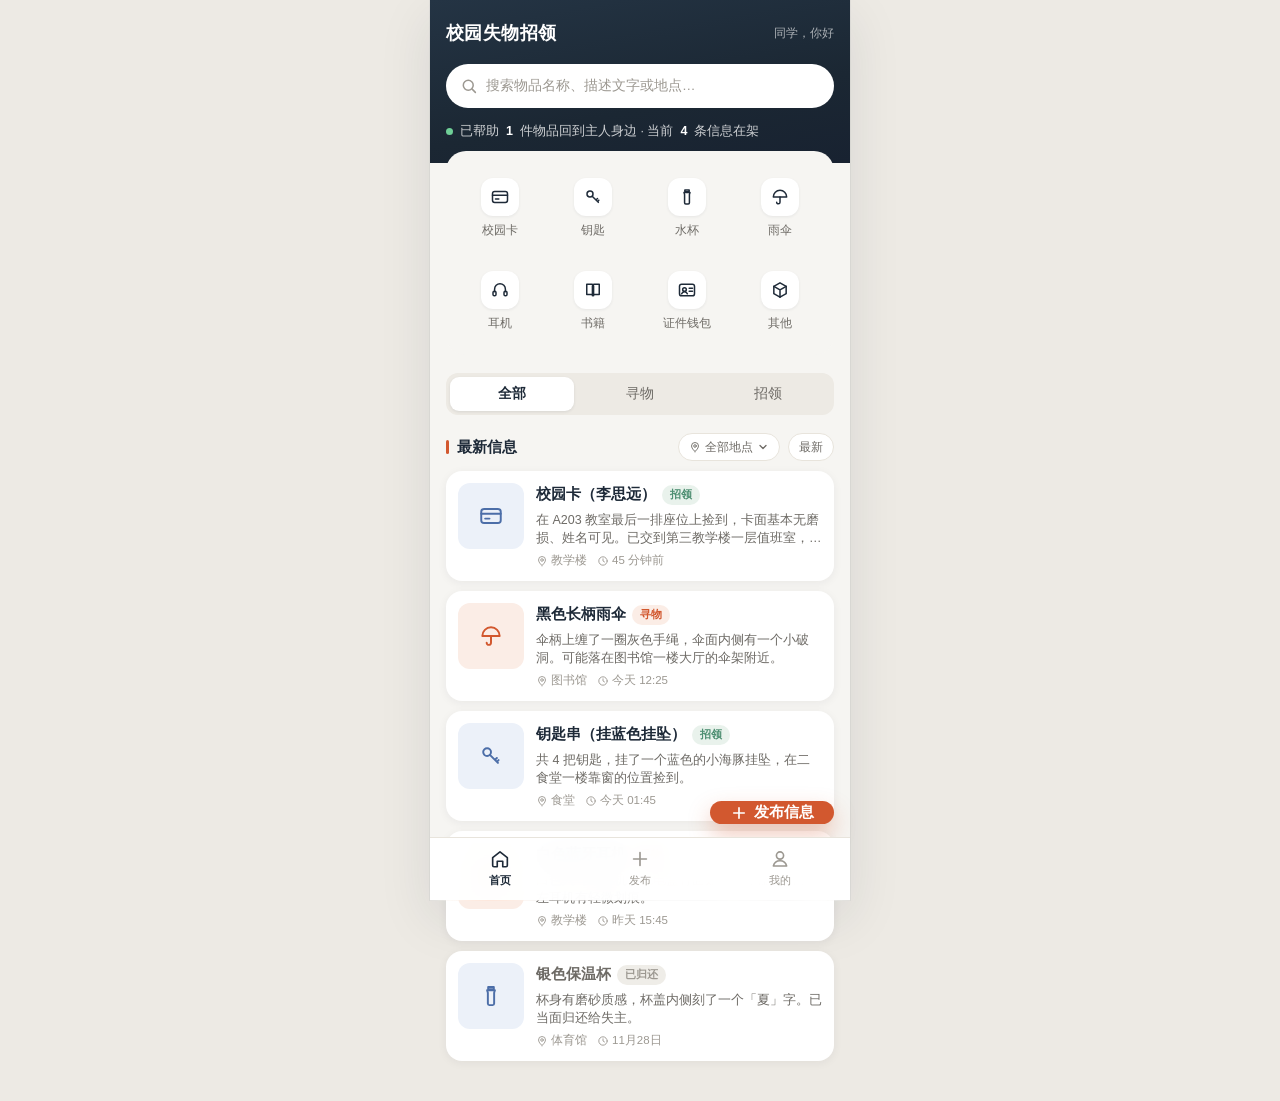
<file: index.html>
<!doctype html>
<html lang="zh-CN">
<head>
<meta charset="utf-8">
<meta name="viewport" content="width=device-width,initial-scale=1">
<title>校园失物招领</title>
<link rel="stylesheet" href="css/base.css">
<link rel="stylesheet" href="css/pages.css">
</head>
<body>
<div class="app">
  <div id="topbar"></div>

  <main class="page">
    <!-- 顶部搜索区 -->
    <section class="hero">
      <div class="hero-top">
        <h1>校园失物招领</h1>
        <span class="who">同学，你好</span>
      </div>
      <div class="hero-search" id="goSearch" role="button" tabindex="0">
        <svg viewBox="0 0 24 24" fill="none" stroke="currentColor" stroke-width="2" stroke-linecap="round">
          <circle cx="11" cy="11" r="6.6"/><path d="M16.2 16.2L20.5 20.5"/>
        </svg>
        <span>搜索物品名称、描述文字或地点…</span>
      </div>
      <div class="hero-stat" id="heroStat"></div>
    </section>

    <!-- 分类快捷入口 -->
    <div class="cat-grid" id="catGrid"></div>

    <!-- 类型切换 -->
    <div class="section">
      <div class="segment" id="typeSeg">
        <button type="button" data-type="all" class="on">全部</button>
        <button type="button" data-type="lost">寻物</button>
        <button type="button" data-type="found">招领</button>
      </div>
    </div>

    <!-- 信息流 -->
    <div class="section">
      <div class="section-head">
        <h2>最新信息</h2>
        <div class="right">
          <button class="pill" type="button" id="placeBtn"></button>
          <button class="pill" type="button" id="sortBtn"></button>
        </div>
      </div>
      <div class="item-list" id="list"></div>
    </div>

    <div class="section" id="emptyBox" hidden></div>
  </main>

  <a class="fab" href="publish.html" id="fab">
    <svg viewBox="0 0 24 24" fill="none" stroke="currentColor" stroke-width="2.2" stroke-linecap="round"><path d="M12 5v14M5 12h14"/></svg>
    发布信息
  </a>

  <div id="tabbar"></div>
</div>

<script src="js/core.js"></script>
<script src="js/repo.js"></script>
<script src="js/ui.js"></script>
<script>
(function () {
  'use strict';
  var LF = window.LF, UI = LF.UI, C = LF.CONFIG;

  UI.mountShell({ tab: 'home' });

  var repo = LF.createRepo({
    storage: LF.browserStorage(),
    key: C.ITEM_KEY,
    seed: LF.createSeedItems()
  });
  repo.load();

  var state = { type: 'all', place: 'all', sort: 'new' };

  /* ---------- 顶部数据反馈 ---------- */
  function renderStat() {
    var s = repo.stats();
    document.getElementById('heroStat').innerHTML =
      '<span class="dot"></span>已帮助 <b>' + s.done + '</b> 件物品回到主人身边' +
      ' · 当前 <b>' + s.active + '</b> 条信息在架';
  }

  /* ---------- 分类快捷入口 ---------- */
  function renderCats() {
    document.getElementById('catGrid').innerHTML = C.CATEGORIES.map(function (c) {
      return '<div class="cat" data-cat="' + c.key + '" tabindex="0">' +
        '<div class="ic">' + UI.categoryIcon(c.key, 20) + '</div>' +
        '<span class="lb">' + c.label + '</span></div>';
    }).join('');
  }

  /* ---------- 信息流 ---------- */
  function currentList() {
    return repo.search({ keyword: '', type: state.type, place: state.place, status: 'all', sort: state.sort });
  }

  function renderList() {
    var list = currentList();
    var box = document.getElementById('list');
    var empty = document.getElementById('emptyBox');

    if (!list.length) {
      box.innerHTML = '';
      empty.hidden = false;
      empty.innerHTML =
        '<div class="empty">' +
          '<div class="ic">' + UI.icon('search', 30) + '</div>' +
          '<h3>这个条件下还没有信息</h3>' +
          '<p>换个类型或地点看看，<br>也可以自己发一条，让同学帮你留意。</p>' +
          '<div style="margin-top:18px"><a class="btn btn-orange" href="publish.html">去发布</a></div>' +
        '</div>';
      return;
    }
    empty.hidden = true;
    box.innerHTML = list.map(function (it) { return UI.itemCard(it); }).join('');
  }

  /* ---------- 交互 ---------- */
  document.getElementById('typeSeg').addEventListener('click', function (e) {
    var btn = e.target.closest('button');
    if (!btn) return;
    state.type = btn.dataset.type;
    [].forEach.call(this.querySelectorAll('button'), function (b) {
      b.classList.toggle('on', b === btn);
    });
    renderList();
  });

  document.getElementById('catGrid').addEventListener('click', function (e) {
    var cat = e.target.closest('.cat');
    if (cat) location.href = 'search.html?category=' + cat.dataset.cat;
  });

  document.getElementById('placeBtn').addEventListener('click', function () {
    var html = '<h3>选择地点</h3><div class="chip-row">' +
      ['all'].concat(C.PLACES).map(function (p) {
        var label = p === 'all' ? '全部地点' : p;
        return '<button class="chip' + (state.place === p ? ' on' : '') + '" type="button" data-place="' + p + '">' + label + '</button>';
      }).join('') + '</div>';
    var mask = UI.openSheet(html);
    mask.addEventListener('click', function (e) {
      var chip = e.target.closest('[data-place]');
      if (!chip) return;
      state.place = chip.dataset.place;
      UI.closeSheet();
      renderPills();
      renderList();
    });
  });

  document.getElementById('sortBtn').addEventListener('click', function () {
    state.sort = state.sort === 'new' ? 'old' : 'new';
    renderPills();
    renderList();
  });

  function renderPills() {
    var p = state.place === 'all' ? '全部地点' : state.place;
    document.getElementById('placeBtn').innerHTML =
      UI.icon('location', 12) + p +
      '<svg viewBox="0 0 24 24" width="12" height="12" fill="none" stroke="currentColor" stroke-width="2.6" stroke-linecap="round" stroke-linejoin="round"><path d="M6 9l6 6 6-6"/></svg>';
    document.getElementById('sortBtn').innerHTML = (state.sort === 'new' ? '最新' : '最早');
  }

  var go = document.getElementById('goSearch');
  go.addEventListener('click', function () { location.href = 'search.html'; });
  go.addEventListener('keydown', function (e) { if (e.key === 'Enter') location.href = 'search.html'; });

  /* 点击信息卡片 → 打开详情页 */
  UI.bindItemList(document.getElementById('list'));

  /* ---------- 初始化 ---------- */
  renderStat();
  renderCats();
  renderPills();
  renderList();
})();
</script>
</body>
</html>
</file>
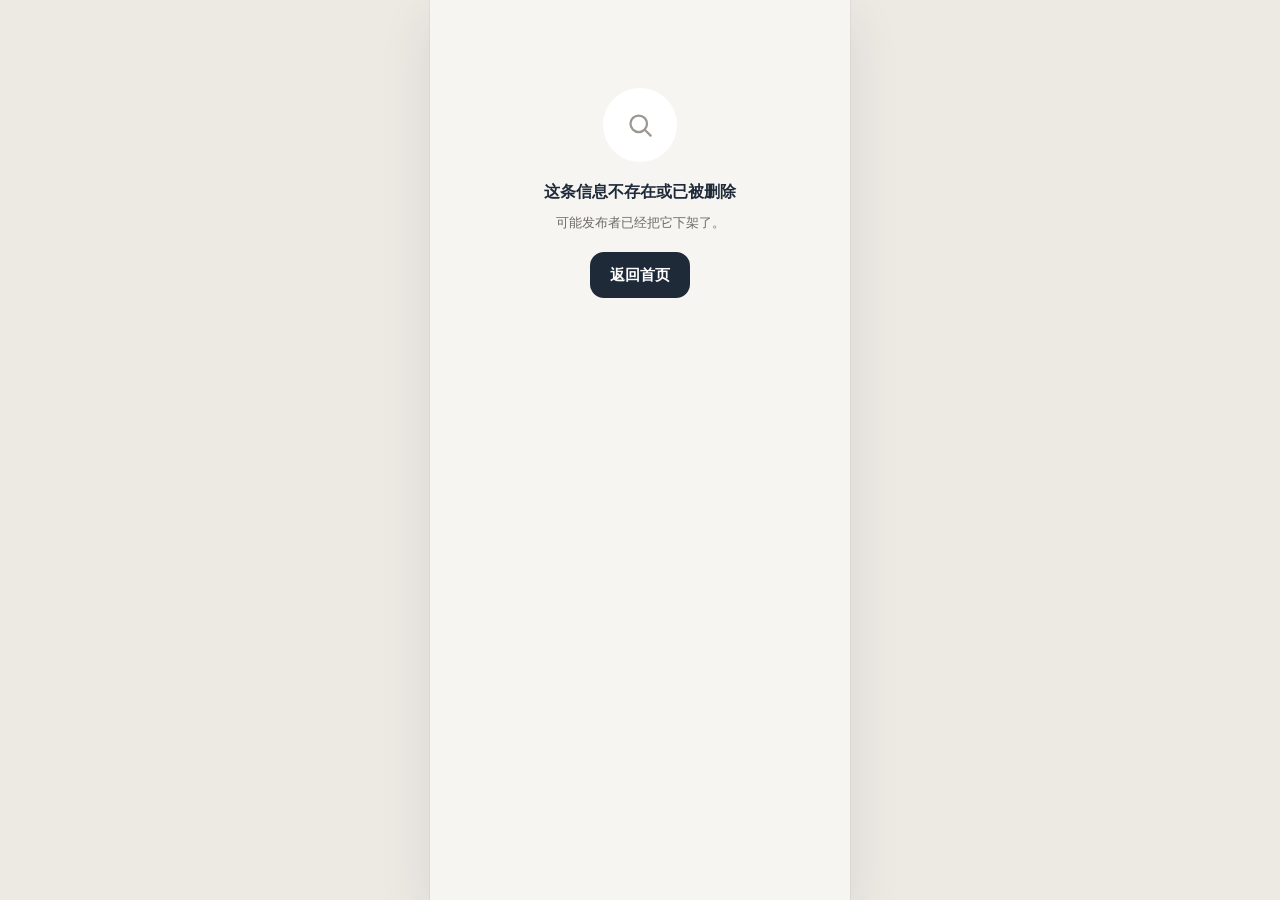
<file: detail.html>
<!doctype html>
<html lang="zh-CN">
<head>
<meta charset="utf-8">
<meta name="viewport" content="width=device-width,initial-scale=1">
<title>信息详情 · 校园失物招领</title>
<link rel="stylesheet" href="css/base.css">
<link rel="stylesheet" href="css/pages.css">
</head>
<body>
<div class="app">
  <div id="topbar"></div>
  <main class="page" id="page"></main>
  <div class="actionbar" id="actionbar"></div>
  <div id="tabbar"></div>
</div>

<script src="js/core.js"></script>
<script src="js/repo.js"></script>
<script src="js/ui.js"></script>
<script>
(function () {
  'use strict';
  var LF = window.LF, UI = LF.UI, C = LF.CONFIG;

  UI.mountShell({});

  var repo = LF.createRepo({ storage: LF.browserStorage(), key: C.ITEM_KEY, seed: LF.createSeedItems() });
  repo.load();

  var id = UI.param('id');
  var item = id ? repo.find(id) : null;

  /* ---------- 找不到信息 ---------- */
  if (!item) {
    document.getElementById('page').innerHTML =
      '<div class="empty" style="padding-top:88px">' +
        '<div class="ic">' + UI.icon('search', 30) + '</div>' +
        '<h3>这条信息不存在或已被删除</h3>' +
        '<p>可能发布者已经把它下架了。</p>' +
        '<div style="margin-top:18px"><a class="btn" href="index.html">返回首页</a></div>' +
      '</div>';
    document.getElementById('actionbar').className = '';
    return;
  }

  var isMine = item.ownerId === (localStorage.getItem(C.USER_KEY) || 'local-user');
  var done = item.status === 'done';
  var type = LF.typeInfo(item.type);

  /* ---------- 顶栏 ---------- */
  UI.mountShell({
    title: '',
    actions: ''
  });

  /* ---------- 内容 ---------- */
  var photo = item.photos && item.photos[0]
    ? '<img src="' + item.photos[0] + '" alt="物品照片">'
    : UI.categoryIcon(item.category, 64);

  var tags =
    '<span class="tag ' + (item.type === 'lost' ? 'tag-lost' : 'tag-found') + '">' + type.label + '</span>' +
    (done
      ? '<span class="tag tag-done">' + LF.doneLabel(item.type) + '</span>'
      : '<span class="tag tag-line">未完成</span>');

  document.getElementById('page').innerHTML =
    '<div class="detail-photo">' + photo +
      '<button class="back" type="button" id="backBtn" aria-label="返回" ' +
        'style="position:absolute;left:12px;top:12px;width:34px;height:34px;border-radius:50%;border:0;' +
        'background:rgba(255,255,255,.9);display:flex;align-items:center;justify-content:center;cursor:pointer;color:var(--ink)">' +
        '<svg viewBox="0 0 24 24" width="20" height="20" fill="none" stroke="currentColor" stroke-width="2.2" stroke-linecap="round" stroke-linejoin="round"><path d="M15 4.5L7.5 12l7.5 7.5"/></svg>' +
      '</button>' +
      '<div class="detail-tags">' + tags + '</div>' +
    '</div>' +

    '<div class="detail-body">' +
      '<div class="detail-card">' +
        '<h1>' + UI.escapeHtml(item.title) + '</h1>' +
        '<div class="detail-rows">' +
          '<div class="row"><span class="k">物品类别</span><span class="v">' + LF.categoryLabel(item.category) + '</span></div>' +
          '<div class="row"><span class="k">' + type.verb + '地点</span><span class="v">' + UI.escapeHtml(item.place) + '</span></div>' +
          '<div class="row"><span class="k">' + type.verb + '日期</span><span class="v">' + UI.escapeHtml(item.date) + '</span></div>' +
          '<div class="row"><span class="k">发布时间</span><span class="v">' + LF.formatDate(item.createdAt) + '　（' + LF.timeAgo(item.createdAt) + '）</span></div>' +
          '<div class="row"><span class="k">剩余展示</span><span class="v">' + LF.daysLeft(item) + ' 天后自动下架</span></div>' +
        '</div>' +
      '</div>' +

      '<div class="detail-desc">' +
        '<h2>' + (item.type === 'lost' ? '丢失说明' : '详细说明') + '</h2>' +
        '<p>' + (UI.escapeHtml(item.desc) || '发布者没有留下更多说明。') + '</p>' +
      '</div>' +

      '<div class="notice">' +
        '<svg viewBox="0 0 24 24" fill="none" stroke="currentColor" stroke-width="1.8" stroke-linecap="round"><circle cx="12" cy="12" r="9"/><path d="M12 7.6v5.2"/><circle cx="12" cy="16.4" r=".7" fill="currentColor" stroke="none"/></svg>' +
        '<span>请先核对物品特征再联系，谨防冒领；校园卡、证件等物品建议在教学楼值班室等公共场所当面交接。</span>' +
      '</div>' +

      '<div style="height:16px"></div>' +
    '</div>';

  document.getElementById('backBtn').addEventListener('click', function () {
    if (history.length > 1) history.back();
    else location.href = 'index.html';
  });

  /* ---------- 底部操作栏 ---------- */
  var bar = document.getElementById('actionbar');

  function renderBar() {
    if (isMine) {
      bar.innerHTML =
        (done
          ? '<button class="btn btn-ghost" type="button" id="reopenBtn">恢复为进行中</button>'
          : '<button class="btn btn-green" type="button" id="doneBtn">标记为' + LF.doneLabel(item.type) + '</button>') +
        '<button class="btn btn-ghost" type="button" id="delBtn" style="flex:0 0 92px">删除</button>';
    } else {
      bar.innerHTML = '<button class="btn" type="button" id="contactBtn" style="flex:1">查看联系方式</button>';
    }
    bindBar();
  }

  function refresh() {
    item = repo.find(id);
    done = item.status === 'done';
    var tagBox = document.querySelector('.detail-tags');
    tagBox.innerHTML =
      '<span class="tag ' + (item.type === 'lost' ? 'tag-lost' : 'tag-found') + '">' + type.label + '</span>' +
      (done ? '<span class="tag tag-done">' + LF.doneLabel(item.type) + '</span>'
            : '<span class="tag tag-line">未完成</span>');
    renderBar();
  }

  function bindBar() {
    var contactBtn = document.getElementById('contactBtn');
    if (contactBtn) contactBtn.addEventListener('click', openContact);

    var doneBtn = document.getElementById('doneBtn');
    if (doneBtn) doneBtn.addEventListener('click', function () {
      repo.setStatus(id, 'done');
      refresh();
      UI.toast('已标记为' + LF.doneLabel(item.type) + '，其他同学不会再看到「未完成」标签');
    });

    var reopenBtn = document.getElementById('reopenBtn');
    if (reopenBtn) reopenBtn.addEventListener('click', function () {
      repo.setStatus(id, 'active');
      refresh();
      UI.toast('已恢复为进行中');
    });

    var delBtn = document.getElementById('delBtn');
    if (delBtn) delBtn.addEventListener('click', function () {
      var mask = UI.openSheet(
        '<h3>确认删除这条信息？</h3>' +
        '<p style="font-size:13px;color:var(--ink-2);line-height:1.7">删除后无法恢复，其他同学也搜不到它了。</p>' +
        '<div class="foot">' +
          '<button class="btn btn-ghost" type="button" data-close>再想想</button>' +
          '<button class="btn btn-orange" type="button" data-confirm>删除</button>' +
        '</div>');
      mask.addEventListener('click', function (e) {
        if (e.target.closest('[data-close]')) UI.closeSheet();
        if (e.target.closest('[data-confirm]')) {
          repo.remove(id);
          UI.closeSheet();
          location.href = 'mine.html';
        }
      });
    });
  }

  function openContact() {
    var mask = UI.openSheet(
      '<h3>联系发布者</h3>' +
      '<div class="contact">联系方式：<b id="contactText">' + UI.escapeHtml(item.contact) + '</b></div>' +
      '<div class="rows">' +
        '<span>· 请先核对物品特征（颜色、划痕、附件等）再联系</span>' +
        '<span>· 建议在教学楼值班室、图书馆前台等公共场所当面交接</span>' +
        '<span>· 交接完成后，记得让发布者把信息标记为' + LF.doneLabel(item.type) + '</span>' +
      '</div>' +
      '<div class="foot">' +
        '<button class="btn btn-ghost" type="button" data-close>关闭</button>' +
        '<button class="btn" type="button" data-copy>一键复制</button>' +
      '</div>');
    mask.addEventListener('click', function (e) {
      if (e.target.closest('[data-close]')) UI.closeSheet();
      if (e.target.closest('[data-copy]')) {
        UI.copyText(item.contact).then(function () {
          UI.toast('联系方式已复制');
        }).catch(function () {
          UI.toast('复制失败，请长按手动复制');
        });
      }
    });
  }

  renderBar();
})();
</script>
</body>
</html>
</file>
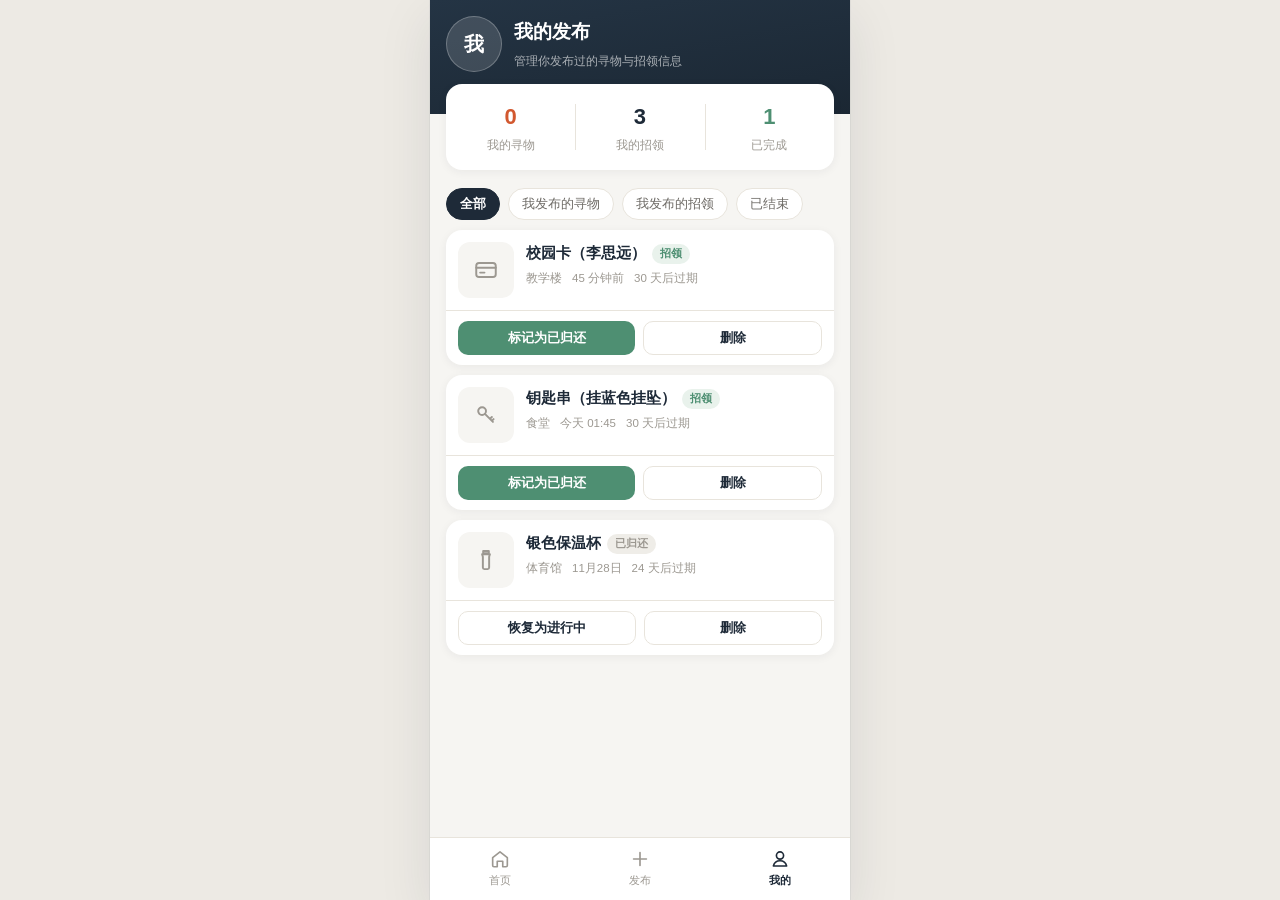
<file: mine.html>
<!doctype html>
<html lang="zh-CN">
<head>
<meta charset="utf-8">
<meta name="viewport" content="width=device-width,initial-scale=1">
<title>我的发布 · 校园失物招领</title>
<link rel="stylesheet" href="css/base.css">
<link rel="stylesheet" href="css/pages.css">
</head>
<body>
<div class="app">
  <div id="topbar"></div>

  <main class="page">
    <section class="mine-head">
      <div class="row1">
        <div class="avatar">我</div>
        <div>
          <h1>我的发布</h1>
          <div class="sub">管理你发布过的寻物与招领信息</div>
        </div>
      </div>
    </section>

    <div class="stat-card" id="statCard"></div>

    <div class="mine-tabs" id="mineTabs">
      <button class="chip on" type="button" data-type="all">全部</button>
      <button class="chip" type="button" data-type="lost">我发布的寻物</button>
      <button class="chip" type="button" data-type="found">我发布的招领</button>
      <button class="chip" type="button" data-type="done">已结束</button>
    </div>

    <div class="mine-list" id="list"></div>
    <div id="emptyBox" hidden class="section"></div>
  </main>

  <div id="tabbar"></div>
</div>

<script src="js/core.js"></script>
<script src="js/repo.js"></script>
<script src="js/ui.js"></script>
<script>
(function () {
  'use strict';
  var LF = window.LF, UI = LF.UI, C = LF.CONFIG;

  UI.mountShell({ tab: 'mine' });

  var repo = LF.createRepo({ storage: LF.browserStorage(), key: C.ITEM_KEY, seed: LF.createSeedItems() });
  repo.load();

  var ME = localStorage.getItem(C.USER_KEY) || 'local-user';
  var state = { type: 'all' };

  function mineItems() {
    return repo.all().filter(function (it) { return it.ownerId === ME; });
  }

  function currentList() {
    var list = mineItems();
    if (state.type === 'done') return list.filter(function (it) { return it.status === 'done'; });
    if (state.type === 'lost' || state.type === 'found') {
      return list.filter(function (it) { return it.type === state.type; });
    }
    return list;
  }

  function renderStat() {
    var list = mineItems();
    var lost = list.filter(function (i) { return i.type === 'lost'; }).length;
    var found = list.filter(function (i) { return i.type === 'found'; }).length;
    var done = list.filter(function (i) { return i.status === 'done'; }).length;
    document.getElementById('statCard').innerHTML =
      '<div class="st"><div class="num o">' + lost + '</div><div class="lb">我的寻物</div></div>' +
      '<div class="st"><div class="num">' + found + '</div><div class="lb">我的招领</div></div>' +
      '<div class="st"><div class="num g">' + done + '</div><div class="lb">已完成</div></div>';
  }

  function renderList() {
    var list = currentList().sort(function (a, b) { return b.createdAt - a.createdAt; });
    var box = document.getElementById('list');
    var empty = document.getElementById('emptyBox');

    if (!list.length) {
      box.innerHTML = '';
      empty.hidden = false;
      empty.innerHTML =
        '<div class="empty">' +
          '<div class="ic">' + UI.icon('image', 30) + '</div>' +
          '<h3>这里还没有信息</h3>' +
          '<p>你发布的寻物和招领信息会出现在这里。</p>' +
          '<div style="margin-top:18px"><a class="btn btn-orange" href="publish.html">去发布一条</a></div>' +
        '</div>';
      return;
    }
    empty.hidden = true;

    box.innerHTML = list.map(function (it) {
      var done = it.status === 'done';
      var tagCls = done ? 'tag-done' : (it.type === 'lost' ? 'tag-lost' : 'tag-found');
      var tagText = done ? LF.doneLabel(it.type) : LF.typeInfo(it.type).label;
      var thumb = it.photos && it.photos[0]
        ? '<img src="' + it.photos[0] + '" alt="">'
        : UI.categoryIcon(it.category, 26);

      return '<section class="mine-item" data-id="' + it.id + '">' +
        '<div class="top" data-open="' + it.id + '">' +
          '<div class="thumb t-' + it.type + '" style="width:56px;height:56px;flex:0 0 56px;border-radius:12px;display:flex;align-items:center;justify-content:center;overflow:hidden;' +
            (it.photos && it.photos[0] ? '' : 'background:var(--app-bg);color:var(--ink-3)') + '">' + thumb + '</div>' +
          '<div class="info" style="flex:1;min-width:0;display:flex;flex-direction:column;gap:5px">' +
            '<div class="line1" style="display:flex;align-items:center;gap:6px">' +
              '<span class="title" style="font-size:15px;font-weight:600;white-space:nowrap;overflow:hidden;text-overflow:ellipsis">' + UI.escapeHtml(it.title) + '</span>' +
              '<span class="tag ' + tagCls + '">' + tagText + '</span>' +
            '</div>' +
            '<div class="meta" style="display:flex;gap:10px;font-size:11.5px;color:var(--ink-3)">' +
              '<span>' + UI.escapeHtml(it.place) + '</span><span>' + LF.timeAgo(it.createdAt) + '</span>' +
              '<span>' + LF.daysLeft(it) + ' 天后过期</span>' +
            '</div>' +
          '</div>' +
        '</div>' +
        '<div class="acts">' +
          (done
            ? '<button class="btn btn-ghost btn-sm" type="button" data-reopen="' + it.id + '">恢复为进行中</button>'
            : '<button class="btn btn-green btn-sm" type="button" data-done="' + it.id + '">标记为' + LF.doneLabel(it.type) + '</button>') +
          '<button class="btn btn-ghost btn-sm" type="button" data-del="' + it.id + '">删除</button>' +
        '</div>' +
      '</section>';
    }).join('');
  }

  document.getElementById('mineTabs').addEventListener('click', function (e) {
    var chip = e.target.closest('[data-type]');
    if (!chip) return;
    state.type = chip.dataset.type;
    [].forEach.call(this.querySelectorAll('.chip'), function (c) { c.classList.toggle('on', c === chip); });
    renderList();
  });

  document.getElementById('list').addEventListener('click', function (e) {
    var doneBtn = e.target.closest('[data-done]');
    if (doneBtn) {
      var it = repo.find(doneBtn.dataset.done);
      repo.setStatus(doneBtn.dataset.done, 'done');
      UI.toast('已标记为' + LF.doneLabel(it.type));
      renderStat(); renderList(); return;
    }
    var reopen = e.target.closest('[data-reopen]');
    if (reopen) {
      repo.setStatus(reopen.dataset.reopen, 'active');
      UI.toast('已恢复为进行中');
      renderStat(); renderList(); return;
    }
    var del = e.target.closest('[data-del]');
    if (del) {
      var target = repo.find(del.dataset.del);
      var mask = UI.openSheet(
        '<h3>确认删除？</h3>' +
        '<p style="font-size:13px;color:var(--ink-2);line-height:1.7">「' + UI.escapeHtml(target.title) + '」删除后无法恢复。</p>' +
        '<div class="foot">' +
          '<button class="btn btn-ghost" type="button" data-close>再想想</button>' +
          '<button class="btn btn-orange" type="button" data-confirm>删除</button>' +
        '</div>');
      mask.addEventListener('click', function (ev) {
        if (ev.target.closest('[data-close]')) UI.closeSheet();
        if (ev.target.closest('[data-confirm]')) {
          repo.remove(del.dataset.del);
          UI.closeSheet();
          UI.toast('已删除');
          renderStat(); renderList();
        }
      });
      return;
    }
    var open = e.target.closest('[data-open]');
    if (open) location.href = 'detail.html?id=' + encodeURIComponent(open.dataset.open);
  });

  renderStat();
  renderList();
})();
</script>
</body>
</html>
</file>
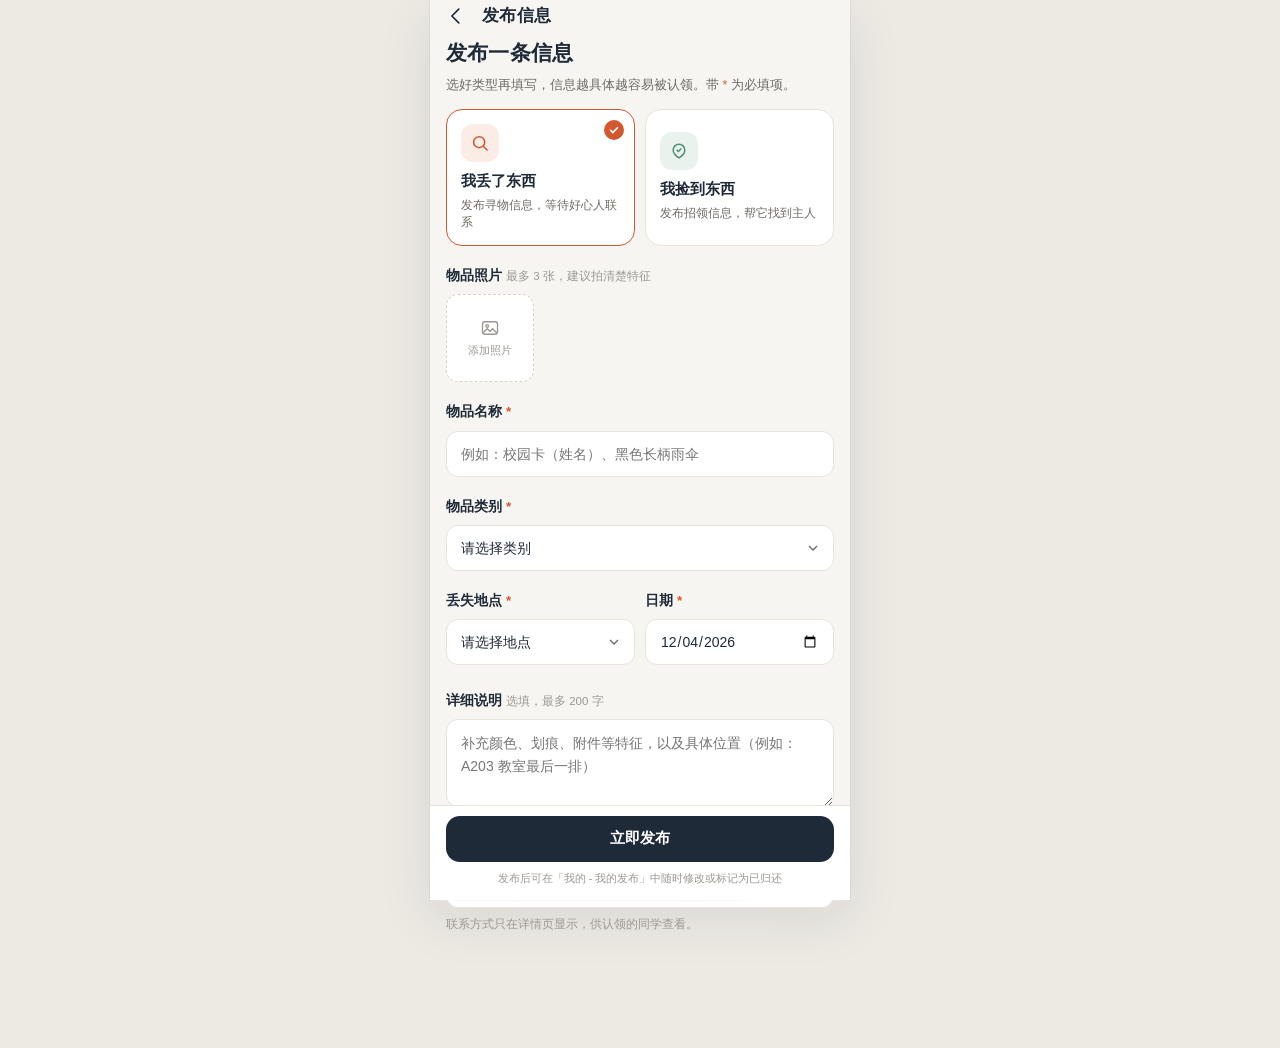
<file: publish.html>
<!doctype html>
<html lang="zh-CN">
<head>
<meta charset="utf-8">
<meta name="viewport" content="width=device-width,initial-scale=1">
<title>发布信息 · 校园失物招领</title>
<link rel="stylesheet" href="css/base.css">
<link rel="stylesheet" href="css/pages.css">
</head>
<body>
<div class="app">
  <div id="topbar"></div>

  <main class="page">
    <div class="form-intro">
      <h1>发布一条信息</h1>
      <p>选好类型再填写，信息越具体越容易被认领。带 <em style="color:var(--orange);font-style:normal">*</em> 为必填项。</p>

      <!-- 类型选择 -->
      <div class="type-cards" id="typeCards">
        <button class="type-card" type="button" data-type="lost">
          <div class="ic">
            <svg viewBox="0 0 24 24" fill="none" stroke="currentColor" stroke-width="1.8" stroke-linecap="round"><circle cx="11" cy="11" r="6.6"/><path d="M16.2 16.2L20.5 20.5"/></svg>
          </div>
          <span class="check"><svg viewBox="0 0 24 24" fill="none" stroke="currentColor" stroke-width="3.2" stroke-linecap="round" stroke-linejoin="round"><path d="M5 12.6l4.6 4.6L19 7.4"/></svg></span>
          <h3>我丢了东西</h3>
          <p>发布寻物信息，等待好心人联系</p>
        </button>
        <button class="type-card" type="button" data-type="found">
          <div class="ic">
            <svg viewBox="0 0 24 24" fill="none" stroke="currentColor" stroke-width="1.8" stroke-linejoin="round"><path d="M12 20.3s7-4.3 7-9.5A7 7 0 005 10.8c0 5.2 7 9.5 7 9.5z"/><path d="M9.2 10.6l2 2 3.6-3.6"/></svg>
          </div>
          <span class="check"><svg viewBox="0 0 24 24" fill="none" stroke="currentColor" stroke-width="3.2" stroke-linecap="round" stroke-linejoin="round"><path d="M5 12.6l4.6 4.6L19 7.4"/></svg></span>
          <h3>我捡到东西</h3>
          <p>发布招领信息，帮它找到主人</p>
        </button>
      </div>
    </div>

    <!-- 照片 -->
    <div class="field-block">
      <div class="field-label">物品照片 <span class="hint">最多 3 张，建议拍清楚特征</span></div>
      <div class="photo-row" id="photoRow"></div>
      <input type="file" id="photoInput" accept="image/*" hidden>
      <div class="err" data-err="photos"></div>
    </div>

    <!-- 表单 -->
    <div class="field-block">
      <label class="field-label" for="f-title">物品名称 <em>*</em></label>
      <input class="control" id="f-title" type="text" maxlength="30" placeholder="例如：校园卡（姓名）、黑色长柄雨伞">
      <div class="err" data-err="title"></div>
    </div>

    <div class="field-block">
      <label class="field-label" for="f-category">物品类别 <em>*</em></label>
      <select class="control" id="f-category"></select>
      <div class="err" data-err="category"></div>
    </div>

    <div class="field-block" style="display:flex;gap:10px">
      <div style="flex:1">
        <label class="field-label" for="f-place"><span id="placeLabel">地点</span> <em>*</em></label>
        <select class="control" id="f-place"></select>
        <div class="err" data-err="place"></div>
      </div>
      <div style="flex:1">
        <label class="field-label" for="f-date">日期 <em>*</em></label>
        <input class="control" id="f-date" type="date">
        <div class="err" data-err="date"></div>
      </div>
    </div>

    <div class="field-block">
      <label class="field-label" for="f-desc">详细说明 <span class="hint">选填，最多 200 字</span></label>
      <textarea class="control" id="f-desc" maxlength="200"
        placeholder="补充颜色、划痕、附件等特征，以及具体位置（例如：A203 教室最后一排）"></textarea>
      <div class="err" data-err="desc"></div>
    </div>

    <div class="field-block" style="padding-bottom:8px">
      <label class="field-label" for="f-contact">联系方式 <em>*</em></label>
      <input class="control" id="f-contact" type="text" maxlength="40" placeholder="例如：微信 xiaoli_2023 或 手机 13800001234">
      <div class="err" data-err="contact"></div>
      <p style="font-size:11.5px;color:var(--ink-3);margin-top:8px">联系方式只在详情页显示，供认领的同学查看。</p>
    </div>
  </main>

  <div class="submitbar">
    <button class="btn btn-block" type="button" id="submitBtn">立即发布</button>
    <p class="tip">发布后可在「我的 - 我的发布」中随时修改或标记为已归还</p>
  </div>

  <div id="tabbar"></div>
</div>

<script src="js/core.js"></script>
<script src="js/repo.js"></script>
<script src="js/ui.js"></script>
<script>
(function () {
  'use strict';
  var LF = window.LF, UI = LF.UI, C = LF.CONFIG;

  UI.mountShell({ title: '发布信息', back: 'index.html' });

  var repo = LF.createRepo({ storage: LF.browserStorage(), key: C.ITEM_KEY, seed: LF.createSeedItems() });
  repo.load();

  var state = { type: 'lost', photos: [] };

  /* ---------- 初始化下拉框 ---------- */
  document.getElementById('f-category').innerHTML =
    '<option value="">请选择类别</option>' +
    C.CATEGORIES.map(function (c) { return '<option value="' + c.key + '">' + c.label + '</option>'; }).join('');

  document.getElementById('f-place').innerHTML =
    '<option value="">请选择地点</option>' +
    C.PLACES.map(function (p) { return '<option value="' + p + '">' + p + '</option>'; }).join('');

  document.getElementById('f-date').value = new Date().toISOString().slice(0, 10);

  /* ---------- 类型切换 ---------- */
  function setType(type) {
    state.type = type;
    [].forEach.call(document.querySelectorAll('.type-card'), function (card) {
      card.classList.toggle('on', card.dataset.type === type);
    });
    document.getElementById('placeLabel').textContent = (type === 'lost' ? '丢失' : '拾获') + '地点';
    clearErrors();
  }

  document.getElementById('typeCards').addEventListener('click', function (e) {
    var card = e.target.closest('.type-card');
    if (card) setType(card.dataset.type);
  });

  /* ---------- 照片 ---------- */
  function renderPhotos() {
    var row = document.getElementById('photoRow');
    var cells = state.photos.map(function (src, i) {
      return '<div class="photo-cell">' +
        '<img src="' + src + '" alt="">' +
        '<button class="del" type="button" data-del="' + i + '" aria-label="删除">✕</button>' +
      '</div>';
    });
    if (state.photos.length < C.MAX_PHOTOS) {
      cells.push('<div class="photo-cell" id="addPhoto">' +
        '<svg viewBox="0 0 24 24" fill="none" stroke="currentColor" stroke-width="1.6"><rect x="3" y="4.5" width="18" height="15" rx="3"/>' +
        '<circle cx="8.6" cy="9.6" r="1.6"/><path d="M4 17.4l4.6-4.6L12 16l3.1-3.1 4.9 4.9"/></svg>' +
        '添加照片</div>');
    }
    row.innerHTML = cells.join('');
    var add = document.getElementById('addPhoto');
    if (add) add.addEventListener('click', function () { document.getElementById('photoInput').click(); });
  }

  document.getElementById('photoRow').addEventListener('click', function (e) {
    var del = e.target.closest('[data-del]');
    if (!del) return;
    state.photos.splice(Number(del.dataset.del), 1);
    renderPhotos();
  });

  document.getElementById('photoInput').addEventListener('change', function (e) {
    var file = e.target.files && e.target.files[0];
    e.target.value = '';
    if (!file) return;
    if (state.photos.length >= C.MAX_PHOTOS) {
      UI.toast('最多上传 ' + C.MAX_PHOTOS + ' 张照片');
      return;
    }
    UI.readImage(file, 720).then(function (dataUrl) {
      state.photos.push(dataUrl);
      renderPhotos();
    }).catch(function (err) {
      UI.toast(err.message || '图片处理失败');
    });
  });

  /* ---------- 错误提示 ---------- */
  function clearErrors() {
    [].forEach.call(document.querySelectorAll('.err'), function (el) { el.textContent = ''; });
    [].forEach.call(document.querySelectorAll('.control'), function (el) { el.classList.remove('invalid'); });
  }

  var FIELD_ID = {
    title: 'f-title', category: 'f-category', place: 'f-place',
    date: 'f-date', desc: 'f-desc', contact: 'f-contact'
  };

  function showErrors(errors) {
    clearErrors();
    errors.forEach(function (err) {
      var box = document.querySelector('[data-err="' + err.field + '"]');
      if (box) box.textContent = err.message;
      var input = FIELD_ID[err.field] ? document.getElementById(FIELD_ID[err.field]) : null;
      if (input) input.classList.add('invalid');
    });
    var first = errors[0];
    if (first && FIELD_ID[first.field]) document.getElementById(FIELD_ID[first.field]).focus();
  }

  /* ---------- 提交 ---------- */
  document.getElementById('submitBtn').addEventListener('click', function () {
    var draft = {
      type: state.type,
      title: document.getElementById('f-title').value,
      category: document.getElementById('f-category').value,
      place: document.getElementById('f-place').value,
      date: document.getElementById('f-date').value,
      desc: document.getElementById('f-desc').value,
      contact: document.getElementById('f-contact').value,
      photos: state.photos,
      ownerId: localStorage.getItem(C.USER_KEY) || 'local-user'
    };

    var result = repo.add(draft);
    if (!result.ok) {
      showErrors(result.errors);
      UI.toast('还有 ' + result.errors.length + ' 处需要修改');
      return;
    }
    location.href = 'success.html?id=' + encodeURIComponent(result.item.id);
  });

  /* ---------- 初始化 ---------- */
  setType(UI.param('type') === 'found' ? 'found' : 'lost');
  renderPhotos();
})();
</script>
</body>
</html>
</file>
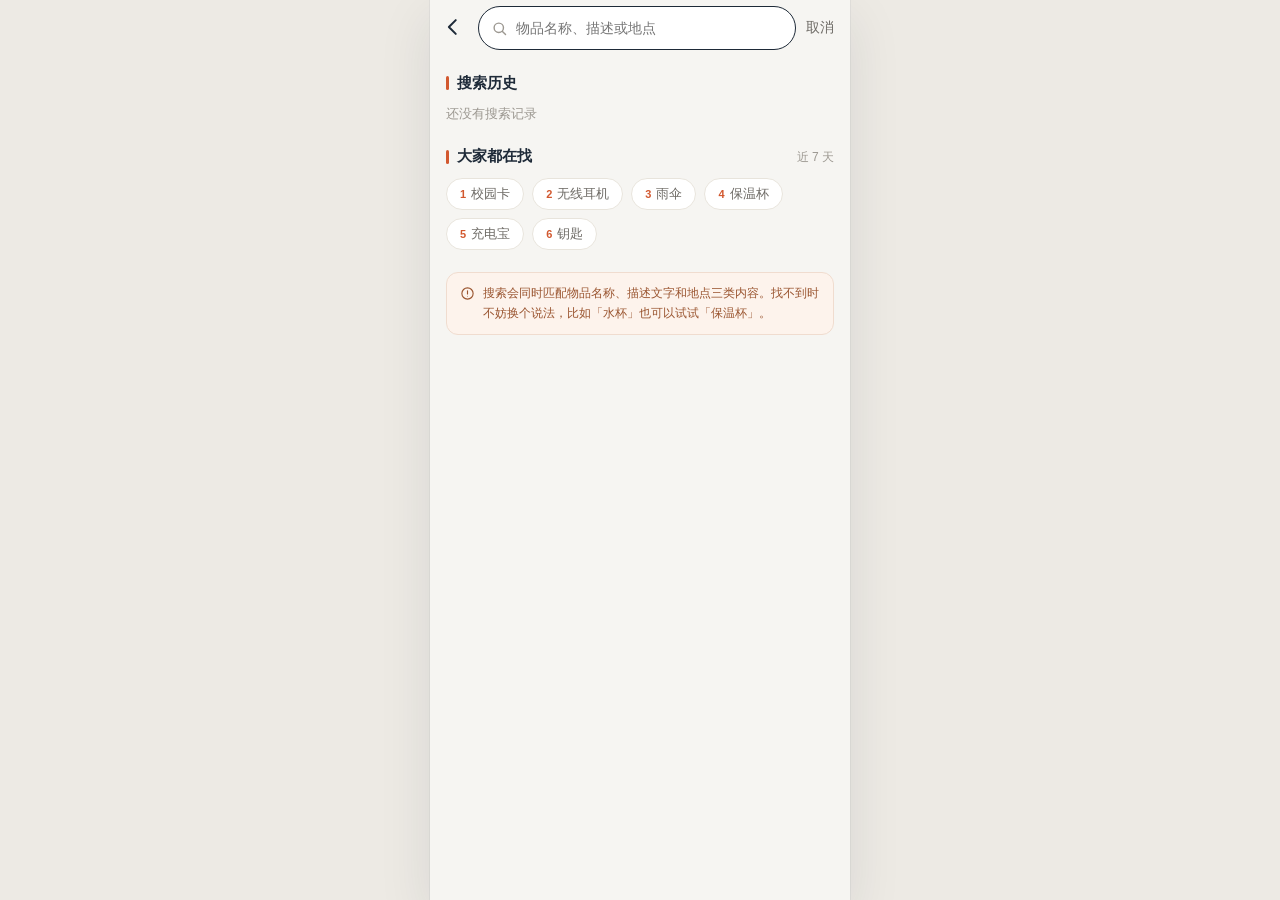
<file: search.html>
<!doctype html>
<html lang="zh-CN">
<head>
<meta charset="utf-8">
<meta name="viewport" content="width=device-width,initial-scale=1">
<title>搜索 · 校园失物招领</title>
<link rel="stylesheet" href="css/base.css">
<link rel="stylesheet" href="css/pages.css">
</head>
<body>
<div class="app">
  <div id="topbar"></div>

  <main class="page">
    <!-- 搜索行 -->
    <div style="display:flex;align-items:center;gap:10px;padding:6px 16px 4px">
      <button class="back" type="button" id="backBtn" aria-label="返回"
              style="width:30px;height:30px;border:0;background:transparent;color:var(--ink);cursor:pointer;margin-left:-8px">
        <svg viewBox="0 0 24 24" width="22" height="22" fill="none" stroke="currentColor" stroke-width="2.2" stroke-linecap="round" stroke-linejoin="round"><path d="M15 4.5L7.5 12l7.5 7.5"/></svg>
      </button>
      <div class="search-bar" style="flex:1">
        <svg class="mag" viewBox="0 0 24 24" fill="none" stroke="currentColor" stroke-width="2" stroke-linecap="round"><circle cx="11" cy="11" r="6.6"/><path d="M16.2 16.2L20.5 20.5"/></svg>
        <input id="kw" type="search" placeholder="物品名称、描述或地点" autocomplete="off">
        <button class="clear" type="button" id="clearBtn" aria-label="清空">✕</button>
      </div>
      <button type="button" id="cancelBtn" style="border:0;background:transparent;font-size:14px;color:var(--ink-2);cursor:pointer">取消</button>
    </div>

    <!-- 搜索建议区（无关键词时显示） -->
    <section id="suggest" class="section" hidden>
      <div class="section-head">
        <h2>搜索历史</h2>
        <div class="right"><button class="pill" type="button" id="clearHis">清空</button></div>
      </div>
      <div class="chip-row" id="hisRow"></div>

      <div class="section-head" style="margin-top:22px">
        <h2>大家都在找</h2>
        <div class="right"><span style="font-size:12px;color:var(--ink-3)">近 7 天</span></div>
      </div>
      <div class="chip-row" id="hotRow"></div>

      <div class="notice" style="margin-top:22px">
        <svg viewBox="0 0 24 24" fill="none" stroke="currentColor" stroke-width="1.8" stroke-linecap="round"><circle cx="12" cy="12" r="9"/><path d="M12 7.6v5.2"/><circle cx="12" cy="16.4" r=".7" fill="currentColor" stroke="none"/></svg>
        <span>搜索会同时匹配物品名称、描述文字和地点三类内容。找不到时不妨换个说法，比如「水杯」也可以试试「保温杯」。</span>
      </div>
    </section>

    <!-- 结果区 -->
    <section id="result" class="section" hidden>
      <div class="result-head">
        <span class="count" id="countText"></span>
      </div>
      <div class="chip-row" id="filterRow" style="margin-bottom:4px"></div>
      <div class="chip-row" id="placeRow" style="margin-bottom:12px"></div>
      <div class="item-list" id="list"></div>
      <div id="emptyBox" hidden></div>
      <p style="margin:20px 0 8px;font-size:11.5px;color:var(--ink-3);text-align:center">
        只显示最近 30 天的信息 · 没有找到？<a href="publish.html" style="color:var(--orange);font-weight:600">试试发布一条寻物信息</a>
      </p>
    </section>
  </main>

  <div id="tabbar"></div>
</div>

<script src="js/core.js"></script>
<script src="js/repo.js"></script>
<script src="js/ui.js"></script>
<script>
(function () {
  'use strict';
  var LF = window.LF, UI = LF.UI, C = LF.CONFIG;

  UI.mountShell({});   // 本页使用自定义搜索行，顶栏与底部导航留空

  var repo = LF.createRepo({ storage: LF.browserStorage(), key: C.ITEM_KEY, seed: LF.createSeedItems() });
  repo.load();

  var state = { keyword: '', type: 'all', place: 'all', status: 'all', category: 'all', sort: 'new' };
  var input = document.getElementById('kw');

  /* ---------- 搜索历史 ---------- */
  function readHistory() {
    try { return JSON.parse(localStorage.getItem(C.HISTORY_KEY)) || []; } catch (e) { return []; }
  }
  function pushHistory(kw) {
    var word = LF.trim(kw);
    if (!word) return;
    var list = readHistory().filter(function (w) { return w !== word; });
    list.unshift(word);
    try { localStorage.setItem(C.HISTORY_KEY, JSON.stringify(list.slice(0, 8))); } catch (e) {}
  }

  function renderHistory() {
    var list = readHistory();
    document.getElementById('hisRow').innerHTML = list.length
      ? list.map(function (w) { return '<button class="chip" type="button" data-kw="' + UI.escapeHtml(w) + '">' + UI.escapeHtml(w) + '</button>'; }).join('')
      : '<span style="font-size:12.5px;color:var(--ink-3)">还没有搜索记录</span>';
    document.getElementById('clearHis').style.display = list.length ? '' : 'none';
  }

  function renderHot() {
    document.getElementById('hotRow').innerHTML = LF.HOT_WORDS.map(function (w, i) {
      return '<button class="chip hot" type="button" data-kw="' + w + '">' +
        '<span class="rk">' + (i + 1) + '</span>' + w + '</button>';
    }).join('');
  }

  /* ---------- 结果渲染 ---------- */
  /**
   * 顶部四个筛选标签：全部 / 招领 / 寻物 按「类型」过滤，已完成 按「状态」过滤
   * 前三个和第四个互斥，选中「已完成」时类型回到全部
   */
  function activeFilter() {
    if (state.status === 'done') return 'done';
    if (state.type === 'found') return 'found';
    if (state.type === 'lost') return 'lost';
    return 'all';
  }

  function renderFilters() {
    var chips = [
      { key: 'all', label: '全部' },
      { key: 'found', label: '招领' },
      { key: 'lost', label: '寻物' },
      { key: 'done', label: '已完成' }
    ];
    var now = activeFilter();
    document.getElementById('filterRow').innerHTML = chips.map(function (c) {
      return '<button class="chip' + (now === c.key ? ' on' : '') + '" type="button" data-filter="' + c.key + '">' + c.label + '</button>';
    }).join('');

    var places = ['all'].concat(C.PLACES);
    document.getElementById('placeRow').innerHTML = places.map(function (p) {
      var label = p === 'all' ? '全部地点' : p;
      return '<button class="chip' + (state.place === p ? ' on' : '') + '" type="button" data-place="' + p + '">' + label + '</button>';
    }).join('');
  }

  function renderResult() {
    var query = {
      keyword: state.keyword,
      type: state.type,
      place: state.place,
      category: state.category,
      status: state.status,
      sort: state.sort
    };
    var list = repo.search(query);
    var box = document.getElementById('list');
    var empty = document.getElementById('emptyBox');

    document.getElementById('countText').innerHTML = state.keyword
      ? '「' + UI.escapeHtml(state.keyword) + '」共找到 <b>' + list.length + '</b> 条信息'
      : '共 <b>' + list.length + '</b> 条信息';

    if (list.length) {
      empty.hidden = true;
      box.innerHTML = list.map(function (it) { return UI.itemCard(it, { keyword: state.keyword }); }).join('');
    } else {
      box.innerHTML = '';
      empty.hidden = false;
      var words = LF.suggestKeywords(state.keyword, repo.all(), 4);
      empty.innerHTML =
        '<div class="empty">' +
          '<div class="ic">' + UI.icon('search', 30) + '</div>' +
          '<h3>没有找到「' + UI.escapeHtml(state.keyword || '该条件') + '」</h3>' +
          '<p>可能是还没人发布，也可能描述不太一样。<br>建议换个关键词，或自己发一条寻物信息。</p>' +
        '</div>' +
        (words.length
          ? '<div class="card" style="padding:16px;margin-top:4px">' +
              '<h3 style="font-size:14px;margin-bottom:10px">换个说法试试</h3>' +
              '<div class="chip-row">' + words.map(function (w) {
                return '<button class="chip" type="button" data-kw="' + UI.escapeHtml(w) + '">' + UI.escapeHtml(w) + '</button>';
              }).join('') + '</div></div>'
          : '') +
        '<a class="btn btn-orange btn-block" style="margin-top:14px" href="publish.html?type=lost">＋ 发布寻物信息</a>';
    }
  }

  function showSuggest() {
    document.getElementById('suggest').hidden = false;
    document.getElementById('result').hidden = true;
  }
  function showResult() {
    document.getElementById('suggest').hidden = true;
    document.getElementById('result').hidden = false;
    renderFilters();
    renderResult();
  }

  /* ---------- 事件 ---------- */
  function doSearch(kw) {
    state.keyword = LF.trim(kw);
    input.value = state.keyword;
    document.getElementById('clearBtn').classList.toggle('show', !!state.keyword);
    if (state.keyword) pushHistory(state.keyword);
    if (state.keyword || state.category !== 'all') showResult();
    else showSuggest();
  }

  input.addEventListener('input', function () {
    document.getElementById('clearBtn').classList.toggle('show', !!input.value);
  });
  input.addEventListener('keydown', function (e) {
    if (e.key === 'Enter') doSearch(input.value);
  });
  document.getElementById('clearBtn').addEventListener('click', function () {
    input.value = '';
    state.keyword = '';
    this.classList.remove('show');
    input.focus();
    showSuggest();
    renderHistory();
  });
  document.getElementById('cancelBtn').addEventListener('click', function () { location.href = 'index.html'; });
  document.getElementById('backBtn').addEventListener('click', function () { history.back(); });
  document.getElementById('clearHis').addEventListener('click', function () {
    try { localStorage.removeItem(C.HISTORY_KEY); } catch (e) {}
    renderHistory();
  });

  document.addEventListener('click', function (e) {
    var kwBtn = e.target.closest('[data-kw]');
    if (kwBtn) { doSearch(kwBtn.dataset.kw); input.focus(); return; }

    var st = e.target.closest('[data-filter]');
    if (st) {
      var key = st.dataset.filter;
      if (key === 'done') { state.type = 'all'; state.status = 'done'; }
      else if (key === 'all') { state.type = 'all'; state.status = 'all'; }
      else { state.type = key; state.status = 'all'; }
      renderFilters(); renderResult(); return;
    }
    var pl = e.target.closest('[data-place]');
    if (pl) { state.place = pl.dataset.place; renderFilters(); renderResult(); }
  });

  UI.bindItemList(document.getElementById('list'));

  /* ---------- 初始化：支持 index.html 的分类 / 关键词直达 ---------- */
  var qs = new URLSearchParams(location.search);
  if (qs.get('category')) state.category = qs.get('category');
  if (qs.get('q')) state.keyword = qs.get('q');

  renderHistory();
  renderHot();

  if (state.keyword || state.category !== 'all') {
    input.value = state.keyword;
    document.getElementById('clearBtn').classList.toggle('show', !!state.keyword);
    showResult();
    if (state.category !== 'all') {
      var extra = document.createElement('p');
      extra.style.cssText = 'margin-bottom:10px;font-size:12.5px;color:var(--ink-2)';
      extra.innerHTML = '分类：<b>' + LF.categoryLabel(state.category) + '</b>　' +
        '<a href="search.html" style="color:var(--orange)">清除</a>';
      document.getElementById('filterRow').before(extra);
    }
  } else {
    showSuggest();
    input.focus();
  }
})();
</script>
</body>
</html>
</file>
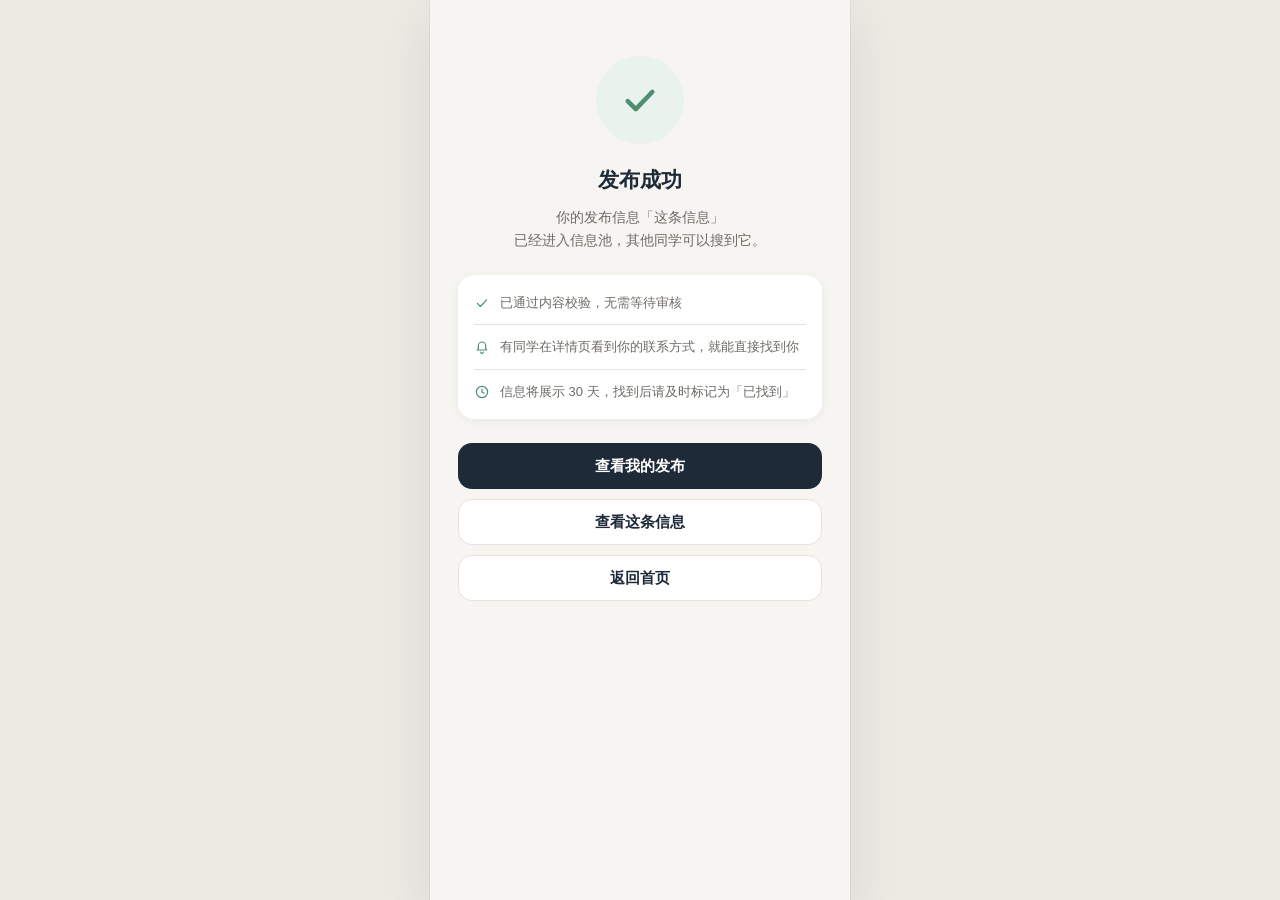
<file: success.html>
<!doctype html>
<html lang="zh-CN">
<head>
<meta charset="utf-8">
<meta name="viewport" content="width=device-width,initial-scale=1">
<title>发布成功 · 校园失物招领</title>
<link rel="stylesheet" href="css/base.css">
<link rel="stylesheet" href="css/pages.css">
</head>
<body>
<div class="app">
  <div id="topbar"></div>
  <main class="page" id="page"></main>
  <div id="tabbar"></div>
</div>

<script src="js/core.js"></script>
<script src="js/repo.js"></script>
<script src="js/ui.js"></script>
<script>
(function () {
  'use strict';
  var LF = window.LF, UI = LF.UI, C = LF.CONFIG;

  UI.mountShell({ title: '', back: 'index.html' });

  var repo = LF.createRepo({ storage: LF.browserStorage(), key: C.ITEM_KEY, seed: LF.createSeedItems() });
  repo.load();

  var item = repo.find(UI.param('id'));
  var title = item ? item.title : '这条信息';
  var typeText = item ? (item.type === 'lost' ? '寻物' : '招领') : '发布';

  document.getElementById('page').innerHTML =
    '<div class="success">' +
      '<div class="circle">' +
        '<svg viewBox="0 0 24 24" fill="none" stroke="currentColor" stroke-width="2.6" stroke-linecap="round" stroke-linejoin="round"><path d="M5 12.6l4.6 4.6L19 7.4"/></svg>' +
      '</div>' +
      '<h1>发布成功</h1>' +
      '<p>你的' + typeText + '信息「' + UI.escapeHtml(title) + '」<br>已经进入信息池，其他同学可以搜到它。</p>' +

      '<div class="tips">' +
        '<div class="tip">' + UI.icon('check', 16) + '<span>已通过内容校验，无需等待审核</span></div>' +
        '<div class="tip">' + UI.icon('bell', 16) + '<span>有同学在详情页看到你的联系方式，就能直接找到你</span></div>' +
        '<div class="tip">' + UI.icon('clock', 16) + '<span>信息将展示 30 天，找到后请及时标记为「' + (item ? LF.doneLabel(item.type) : '已找到') + '」</span></div>' +
      '</div>' +

      '<div class="success-actions">' +
        '<a class="btn btn-block" href="mine.html">查看我的发布</a>' +
        '<a class="btn btn-ghost btn-block" href="' + (item ? 'detail.html?id=' + encodeURIComponent(item.id) : 'index.html') + '">查看这条信息</a>' +
        '<a class="btn btn-ghost btn-block" href="index.html">返回首页</a>' +
      '</div>' +
    '</div>';
})();
</script>
</body>
</html>
</file>
<file: css/base.css>
/* base.css —— 设计变量、重置、通用组件（顶栏 / 底栏 / 按钮 / 卡片 / 标签） */
:root{
  --page-bg:#EDEAE4;
  --app-bg:#F6F5F2;
  --card:#FFFFFF;
  --ink:#1E2A38;
  --ink-2:#6E6B66;
  --ink-3:#9C9891;
  --line:#E8E4DC;

  --orange:#D2582F;
  --orange-soft:#FBEDE6;
  --green:#4E8F72;
  --green-soft:#E9F2EC;
  --blue:#4C6EA8;
  --blue-soft:#ECF1F9;

  --radius:16px;
  --radius-sm:10px;
  --shadow:0 2px 10px rgba(30,42,56,.06);
}

*{margin:0;padding:0;box-sizing:border-box}
html,body{height:100%}
body{
  font-family:"PingFang SC","Microsoft YaHei","Helvetica Neue",Arial,sans-serif;
  font-size:14px;line-height:1.5;
  color:var(--ink);background:var(--page-bg);
  -webkit-font-smoothing:antialiased;
  display:flex;justify-content:center;
}
button,input,select,textarea{font-family:inherit;font-size:inherit;color:inherit}
a{color:inherit;text-decoration:none}
ul,ol{list-style:none}
img{display:block;max-width:100%}

/* ---------- 应用容器 ---------- */
.app{
  width:100%;max-width:420px;min-height:100vh;
  background:var(--app-bg);
  display:flex;flex-direction:column;
  box-shadow:0 0 0 1px rgba(30,42,56,.05),0 18px 50px rgba(30,42,56,.10);
  position:relative;
}
.page{flex:1;padding:0 0 12px}
.page-pad{padding-left:16px;padding-right:16px}

/* ---------- 顶栏 ---------- */
.topbar{
  position:sticky;top:0;z-index:30;
  height:52px;display:flex;align-items:center;gap:10px;
  padding:0 16px;background:rgba(246,245,242,.94);
  backdrop-filter:saturate(180%) blur(12px);
  border-bottom:1px solid transparent;
}
.topbar.is-stuck{border-bottom-color:var(--line)}
.topbar .title{font-size:17px;font-weight:700;letter-spacing:.3px}
.topbar .back{
  width:32px;height:32px;margin-left:-6px;border:0;background:transparent;
  display:flex;align-items:center;justify-content:center;border-radius:50%;
  cursor:pointer;color:var(--ink);
}
.topbar .back:hover{background:rgba(30,42,56,.06)}
.topbar .spacer{flex:1}
.topbar .icon-btn{
  width:32px;height:32px;border:0;background:transparent;border-radius:50%;
  display:flex;align-items:center;justify-content:center;cursor:pointer;color:var(--ink);
}
.topbar .icon-btn:hover{background:rgba(30,42,56,.06)}

/* ---------- 底部 tab ---------- */
.tabbar{
  position:sticky;bottom:0;z-index:30;
  display:flex;align-items:center;
  background:rgba(255,255,255,.96);
  backdrop-filter:saturate(180%) blur(12px);
  border-top:1px solid var(--line);
  padding:6px 0 8px;
}
.tabbar .tab{
  flex:1;display:flex;flex-direction:column;align-items:center;gap:2px;
  padding:4px 0;font-size:11px;color:var(--ink-3);cursor:pointer;
}
.tabbar .tab svg{width:22px;height:22px}
.tabbar .tab.on{color:var(--ink);font-weight:600}
.tabbar .tab.on svg{color:var(--ink)}
.tabbar .tab .dot{
  position:absolute;transform:translate(14px,-16px);
  width:7px;height:7px;border-radius:50%;background:var(--orange);
}

/* ---------- 按钮 ---------- */
.btn{
  display:inline-flex;align-items:center;justify-content:center;gap:6px;
  height:46px;padding:0 20px;border:0;border-radius:14px;
  font-size:15px;font-weight:600;cursor:pointer;
  background:var(--ink);color:#fff;
  transition:transform .12s ease,opacity .12s ease;
}
.btn:active{transform:scale(.98)}
.btn[disabled]{opacity:.45;cursor:not-allowed}
.btn-block{width:100%}
.btn-ghost{background:#fff;color:var(--ink);border:1px solid var(--line)}
.btn-orange{background:var(--orange)}
.btn-green{background:var(--green)}
.btn-sm{height:34px;padding:0 14px;font-size:13px;border-radius:10px}

/* ---------- 卡片 / 标签 ---------- */
.card{background:var(--card);border-radius:var(--radius);box-shadow:var(--shadow)}
.tag{
  display:inline-flex;align-items:center;height:20px;padding:0 8px;
  border-radius:999px;font-size:11px;font-weight:600;white-space:nowrap;
}
.tag-found{background:var(--green-soft);color:var(--green)}
.tag-lost{background:var(--orange-soft);color:var(--orange)}
.tag-done{background:#EFEDE8;color:var(--ink-3)}
.tag-line{background:transparent;border:1px solid var(--line);color:var(--ink-2)}

/* ---------- 分段控件 ---------- */
.segment{
  display:flex;gap:4px;padding:4px;background:#EDEAE4;border-radius:12px;
}
.segment button{
  flex:1;height:34px;border:0;border-radius:9px;background:transparent;
  color:var(--ink-2);font-size:13.5px;cursor:pointer;
}
.segment button.on{background:#fff;color:var(--ink);font-weight:600;box-shadow:0 1px 3px rgba(30,42,56,.10)}

/* ---------- 空状态 / 提示 ---------- */
.empty{padding:56px 24px;text-align:center;color:var(--ink-2)}
.empty .ic{
  width:74px;height:74px;margin:0 auto 18px;border-radius:50%;
  background:#fff;display:flex;align-items:center;justify-content:center;color:var(--ink-3);
}
.empty h3{font-size:16px;color:var(--ink);margin-bottom:8px}
.empty p{font-size:13px;line-height:1.7}

.toast{
  position:fixed;left:50%;top:50%;transform:translate(-50%,-50%);
  max-width:260px;padding:12px 18px;border-radius:12px;
  background:rgba(30,42,56,.92);color:#fff;font-size:13.5px;text-align:center;
  z-index:99;opacity:0;pointer-events:none;transition:opacity .2s ease;
}
.toast.show{opacity:1}

mark{background:#FBEFC8;color:inherit;padding:0 1px;border-radius:3px}
.sr-only{position:absolute;width:1px;height:1px;overflow:hidden;clip:rect(0 0 0 0)}
</file>
<file: css/pages.css>
/* pages.css —— 各页面专属样式：首页 / 搜索 / 详情 / 发布 / 成功 / 我的 */

/* ================= 首页 ================= */
.hero{
  background:linear-gradient(170deg,#243444,#1B2733 62%,#182231);
  padding:14px 16px 22px;color:#fff;
}
.hero-top{display:flex;align-items:center;justify-content:space-between;height:38px}
.hero-top h1{font-size:18px;font-weight:700;letter-spacing:.4px}
.hero-top .who{font-size:12px;color:rgba(255,255,255,.62)}
.hero-search{
  display:flex;align-items:center;gap:8px;height:44px;margin-top:12px;
  padding:0 14px;border-radius:22px;background:#fff;color:var(--ink-3);
  cursor:text;
}
.hero-search svg{width:18px;height:18px;flex:0 0 18px}
.hero-search span{font-size:13.5px;white-space:nowrap;overflow:hidden;text-overflow:ellipsis}
.hero-stat{
  display:flex;align-items:center;gap:7px;margin-top:14px;
  font-size:12.5px;color:rgba(255,255,255,.78);
}
.hero-stat .dot{width:7px;height:7px;border-radius:50%;background:#6FCF97;flex:0 0 7px}
.hero-stat b{color:#fff;font-weight:600}

.cat-grid{
  display:grid;grid-template-columns:repeat(4,1fr);gap:10px;
  margin:-12px 16px 0;padding:16px 12px 12px;
  background:var(--app-bg);border-radius:20px;
}
.cat-grid .cat{
  display:flex;flex-direction:column;align-items:center;gap:6px;
  padding:10px 0;border-radius:14px;cursor:pointer;
  border:1px solid transparent;
}
.cat-grid .cat:hover{background:#fff;border-color:var(--line)}
.cat-grid .cat .ic{
  width:38px;height:38px;border-radius:12px;background:#fff;
  display:flex;align-items:center;justify-content:center;color:var(--ink);
  box-shadow:0 1px 3px rgba(30,42,56,.07);
}
.cat-grid .cat .ic svg{width:20px;height:20px}
.cat-grid .cat .lb{font-size:11.5px;color:var(--ink-2)}
.cat-grid .cat.more .ic{background:var(--ink);color:#fff}

.section{margin-top:18px;padding:0 16px}
.section-head{display:flex;align-items:center;gap:8px;margin-bottom:10px}
.section-head h2{font-size:15px;font-weight:700;display:flex;align-items:center;gap:8px}
.section-head h2::before{content:"";width:3px;height:14px;border-radius:2px;background:var(--orange)}
.section-head .right{margin-left:auto;display:flex;gap:8px}
.pill{
  display:inline-flex;align-items:center;gap:4px;height:28px;padding:0 10px;
  border-radius:999px;background:#fff;border:1px solid var(--line);
  font-size:12px;color:var(--ink-2);cursor:pointer;
}
.pill svg{width:12px;height:12px}
.pill.on{border-color:var(--ink);color:var(--ink);font-weight:600}

/* ================= 物品卡片 ================= */
.item-list{display:flex;flex-direction:column;gap:10px}
.item{
  display:flex;gap:12px;padding:12px;border-radius:var(--radius);
  background:#fff;box-shadow:var(--shadow);cursor:pointer;
  transition:transform .12s ease;
}
.item:hover{transform:translateY(-1px)}
.item .thumb{
  width:66px;height:66px;flex:0 0 66px;border-radius:12px;
  background:#EEF1F6;display:flex;align-items:center;justify-content:center;color:#8C9AAE;
  overflow:hidden;
}
.item .thumb svg{width:26px;height:26px}
.item .thumb img{width:100%;height:100%;object-fit:cover}
.item .thumb.t-lost{background:var(--orange-soft);color:var(--orange)}
.item .thumb.t-found{background:var(--blue-soft);color:var(--blue)}
.item .info{flex:1;min-width:0;display:flex;flex-direction:column;gap:5px}
.item .line1{display:flex;align-items:center;gap:6px}
.item .title{
  font-size:15px;font-weight:600;white-space:nowrap;overflow:hidden;text-overflow:ellipsis;
}
.item .desc{
  font-size:12.5px;color:var(--ink-2);line-height:1.45;
  display:-webkit-box;-webkit-line-clamp:2;-webkit-box-orient:vertical;overflow:hidden;
}
.item .meta{display:flex;align-items:center;gap:10px;font-size:11.5px;color:var(--ink-3)}
.item .meta span{display:inline-flex;align-items:center;gap:3px}
.item .meta svg{width:12px;height:12px}
.item.is-done .title{color:var(--ink-2)}

/* ================= 搜索页 ================= */
.search-bar{
  display:flex;align-items:center;gap:8px;height:44px;padding:0 12px;
  background:#fff;border:1px solid var(--line);border-radius:22px;
}
.search-bar:focus-within{border-color:var(--ink)}
.search-bar svg.mag{width:17px;height:17px;color:var(--ink-3);flex:0 0 17px}
.search-bar input{
  flex:1;border:0;outline:none;background:transparent;font-size:14px;
}
.search-bar .clear{
  width:20px;height:20px;border:0;border-radius:50%;background:#E6E2DB;color:#fff;
  display:none;align-items:center;justify-content:center;cursor:pointer;font-size:12px;
}
.search-bar .clear.show{display:flex}

.chip-row{display:flex;flex-wrap:wrap;gap:8px}
.chip{
  display:inline-flex;align-items:center;gap:5px;height:32px;padding:0 13px;
  border-radius:999px;background:#fff;border:1px solid var(--line);
  font-size:13px;color:var(--ink-2);cursor:pointer;
}
.chip:hover{border-color:#CFC9BF}
.chip.on{background:var(--ink);border-color:var(--ink);color:#fff;font-weight:600}
.chip .rk{font-size:11px;color:var(--ink-3);font-weight:600}
.chip.hot .rk{color:var(--orange)}

.result-head{display:flex;align-items:center;justify-content:space-between;margin:16px 0 10px}
.result-head .count{font-size:13px;color:var(--ink-2)}
.result-head .count b{color:var(--ink);font-size:15px;margin:0 2px}

/* ================= 详情页 ================= */
.detail-photo{
  height:230px;background:linear-gradient(150deg,#E4E9F1,#CFD9E7 60%,#BFCEDF);
  display:flex;align-items:center;justify-content:center;color:#8798AC;position:relative;
}
.detail-photo img{width:100%;height:100%;object-fit:cover}
.detail-photo svg{width:64px;height:64px}
.detail-tags{position:absolute;left:14px;bottom:14px;display:flex;gap:6px}
.detail-body{padding:0 16px;margin-top:-16px;position:relative}
.detail-card{background:#fff;border-radius:var(--radius);padding:16px;box-shadow:var(--shadow)}
.detail-card h1{font-size:19px;font-weight:700;line-height:1.35}
.detail-rows{margin-top:12px;border-top:1px solid var(--line)}
.detail-rows .row{
  display:flex;gap:12px;padding:11px 0;border-bottom:1px solid var(--line);font-size:13.5px;
}
.detail-rows .row:last-child{border-bottom:0}
.detail-rows .k{flex:0 0 66px;color:var(--ink-3)}
.detail-rows .v{flex:1;color:var(--ink);word-break:break-all}
.detail-desc{margin-top:12px;background:#fff;border-radius:var(--radius);padding:16px;box-shadow:var(--shadow)}
.detail-desc h2{font-size:14px;font-weight:700;margin-bottom:8px}
.detail-desc p{font-size:13.5px;color:var(--ink-2);line-height:1.8;white-space:pre-wrap}
.notice{
  display:flex;gap:8px;margin-top:12px;padding:11px 13px;border-radius:12px;
  background:#FDF3EC;border:1px solid #F0DCCF;color:#9A5530;font-size:12px;line-height:1.65;
}
.notice svg{width:15px;height:15px;flex:0 0 15px;margin-top:2px}

.actionbar{
  position:sticky;bottom:0;z-index:30;display:flex;gap:10px;
  padding:10px 16px 14px;background:rgba(255,255,255,.96);
  backdrop-filter:saturate(180%) blur(12px);border-top:1px solid var(--line);
}
.actionbar .btn{flex:1}

/* ================= 发布页 ================= */
.form-intro{padding:4px 16px 0}
.form-intro h1{font-size:21px;font-weight:700;letter-spacing:.2px}
.form-intro p{font-size:12.5px;color:var(--ink-2);margin-top:6px;line-height:1.6}

.type-cards{display:grid;grid-template-columns:1fr 1fr;gap:10px;margin-top:14px}
.type-card{
  position:relative;padding:14px;border-radius:var(--radius);background:#fff;
  border:1.5px solid var(--line);cursor:pointer;text-align:left;
}
.type-card .ic{
  width:38px;height:38px;border-radius:12px;display:flex;align-items:center;justify-content:center;
  margin-bottom:10px;
}
.type-card .ic svg{width:20px;height:20px}
.type-card h3{font-size:15px;font-weight:700;margin-bottom:4px}
.type-card p{font-size:11.5px;color:var(--ink-2);line-height:1.5}
.type-card[data-type="lost"] .ic{background:var(--orange-soft);color:var(--orange)}
.type-card[data-type="found"] .ic{background:var(--green-soft);color:var(--green)}
.type-card.on[data-type="lost"]{border-color:var(--orange)}
.type-card.on[data-type="found"]{border-color:var(--green)}
.type-card .check{
  position:absolute;right:10px;top:10px;width:20px;height:20px;border-radius:50%;
  background:var(--green);color:#fff;display:none;align-items:center;justify-content:center;
}
.type-card.on .check{display:flex}
.type-card.on[data-type="lost"] .check{background:var(--orange)}
.type-card .check svg{width:12px;height:12px}

.field-block{margin-top:20px;padding:0 16px}
.field-label{font-size:13.5px;font-weight:600;margin-bottom:8px;display:flex;align-items:center;gap:4px}
.field-label em{color:var(--orange);font-style:normal}
.field-label .hint{font-size:11.5px;color:var(--ink-3);font-weight:400}
.control{
  width:100%;height:46px;padding:0 14px;border-radius:12px;
  background:#fff;border:1px solid var(--line);outline:none;
}
.control:focus{border-color:var(--ink)}
textarea.control{height:auto;padding:12px 14px;min-height:88px;resize:vertical;line-height:1.65}
select.control{appearance:none;
  background-image:url("data:image/svg+xml;charset=utf8,%3Csvg xmlns='http://www.w3.org/2000/svg' viewBox='0 0 24 24' fill='none' stroke='%236E6B66' stroke-width='2'%3E%3Cpath d='M6 9l6 6 6-6'/%3E%3C/svg%3E");
  background-repeat:no-repeat;background-position:right 12px center;background-size:16px;
  padding-right:36px;
}
.control.invalid{border-color:var(--orange);background:#FFF9F6}
.err{color:var(--orange);font-size:12px;margin-top:6px;min-height:0}
.photo-row{display:flex;gap:10px}
.photo-cell{
  width:88px;height:88px;border-radius:12px;border:1.5px dashed #D8D3CA;
  background:#fff;display:flex;flex-direction:column;align-items:center;justify-content:center;
  gap:4px;color:var(--ink-3);font-size:11px;cursor:pointer;position:relative;overflow:hidden;
}
.photo-cell svg{width:20px;height:20px}
.photo-cell img{position:absolute;inset:0;width:100%;height:100%;object-fit:cover}
.photo-cell .del{
  position:absolute;right:4px;top:4px;width:20px;height:20px;border-radius:50%;
  background:rgba(30,42,56,.7);color:#fff;border:0;cursor:pointer;
  display:flex;align-items:center;justify-content:center;font-size:12px;z-index:2;
}

.submitbar{
  position:sticky;bottom:0;z-index:30;padding:10px 16px 14px;
  background:rgba(255,255,255,.96);backdrop-filter:saturate(180%) blur(12px);
  border-top:1px solid var(--line);
}
.submitbar .tip{text-align:center;font-size:11px;color:var(--ink-3);margin-top:8px}

/* ================= 发布成功 ================= */
.success{padding:56px 28px 24px;text-align:center;display:flex;flex-direction:column;align-items:center}
.success .circle{
  width:88px;height:88px;border-radius:50%;background:var(--green-soft);color:var(--green);
  display:flex;align-items:center;justify-content:center;margin-bottom:20px;
}
.success .circle svg{width:42px;height:42px}
.success h1{font-size:21px;font-weight:700;margin-bottom:10px}
.success p{font-size:13.5px;color:var(--ink-2);line-height:1.75}
.tips{margin-top:22px;width:100%;background:#fff;border-radius:var(--radius);padding:6px 16px;box-shadow:var(--shadow);text-align:left}
.tips .tip{display:flex;gap:10px;padding:12px 0;border-bottom:1px solid var(--line);font-size:13px;color:var(--ink-2)}
.tips .tip:last-child{border-bottom:0}
.tips .tip svg{width:16px;height:16px;flex:0 0 16px;color:var(--green);margin-top:2px}
.success-actions{width:100%;margin-top:24px;display:flex;flex-direction:column;gap:10px}

/* ================= 我的 ================= */
.mine-head{background:linear-gradient(170deg,#243444,#1B2733);padding:16px 16px 42px;color:#fff}
.mine-head .row1{display:flex;align-items:center;gap:12px}
.mine-head .avatar{
  width:56px;height:56px;border-radius:50%;background:rgba(255,255,255,.14);
  display:flex;align-items:center;justify-content:center;font-size:20px;font-weight:700;
  border:1px solid rgba(255,255,255,.25);
}
.mine-head h1{font-size:19px;font-weight:700}
.mine-head .sub{font-size:12px;color:rgba(255,255,255,.62);margin-top:5px}
.stat-card{
  margin:-30px 16px 0;background:#fff;border-radius:var(--radius);
  box-shadow:var(--shadow);display:flex;padding:16px 0;
}
.stat-card .st{flex:1;text-align:center;position:relative}
.stat-card .st + .st::before{
  content:"";position:absolute;left:0;top:4px;bottom:4px;width:1px;background:var(--line);
}
.stat-card .num{font-size:22px;font-weight:700}
.stat-card .num.o{color:var(--orange)}
.stat-card .num.g{color:var(--green)}
.stat-card .lb{font-size:11.5px;color:var(--ink-3);margin-top:4px}

.mine-tabs{display:flex;gap:8px;padding:18px 16px 10px;overflow-x:auto}
.mine-list{display:flex;flex-direction:column;gap:10px;padding:0 16px}
.mine-item{background:#fff;border-radius:var(--radius);box-shadow:var(--shadow);overflow:hidden}
.mine-item .top{padding:12px;display:flex;gap:12px;cursor:pointer}
.mine-item .acts{display:flex;gap:8px;padding:10px 12px;border-top:1px solid var(--line)}
.mine-item .acts .btn{flex:1}

/* ---------- 弹层 ---------- */
.mask{
  position:fixed;inset:0;z-index:80;background:rgba(20,28,38,.42);
  display:flex;align-items:flex-end;justify-content:center;
}
.sheet{
  width:100%;max-width:420px;background:#fff;border-radius:20px 20px 0 0;
  padding:20px 18px 26px;animation:up .22s ease;
}
@keyframes up{from{transform:translateY(24px);opacity:.6}to{transform:none;opacity:1}}
.sheet h3{font-size:16px;font-weight:700;margin-bottom:12px}
.sheet .contact{
  display:flex;align-items:center;gap:10px;padding:14px;border-radius:12px;
  background:var(--app-bg);font-size:15px;word-break:break-all;
}
.sheet .contact b{font-weight:600}
.sheet .rows{margin-top:14px;font-size:13px;color:var(--ink-2);display:flex;flex-direction:column;gap:8px}
.sheet .foot{display:flex;gap:10px;margin-top:18px}
.sheet .foot .btn{flex:1}

/* ================= 悬浮发布按钮 ================= */
.fab{
  position:sticky;bottom:76px;z-index:25;
  align-self:flex-end;margin:-58px 16px 0;
  display:inline-flex;align-items:center;gap:6px;
  height:48px;padding:0 20px;border-radius:24px;
  background:var(--orange);color:#fff;font-size:15px;font-weight:600;
  box-shadow:0 10px 22px rgba(210,88,47,.34);
}
.fab svg{width:18px;height:18px}
.fab:active{transform:scale(.97)}

@media (max-width:420px){
  .app{box-shadow:none}
  body{background:var(--app-bg)}
}
</file>
